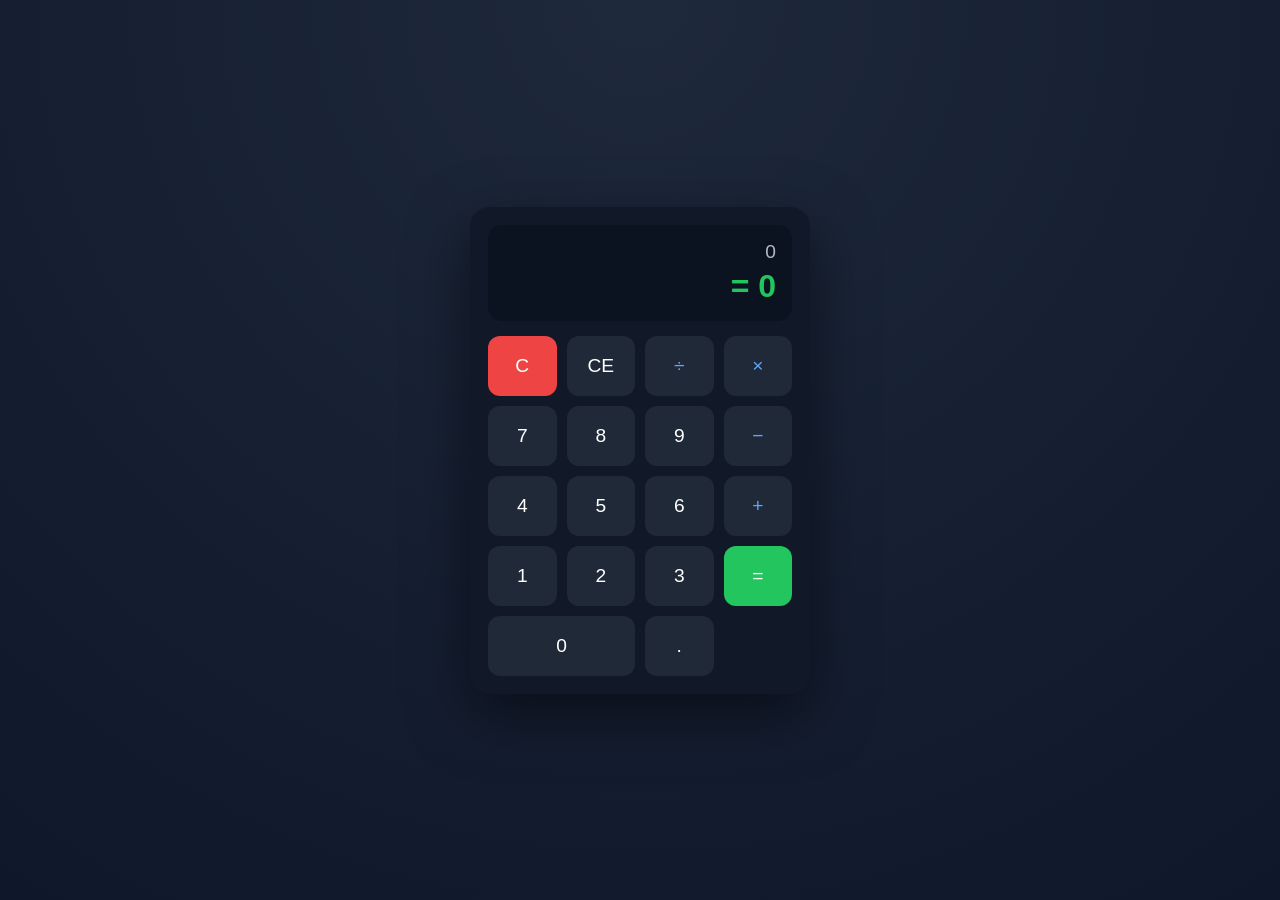
<file: index.html>
<!DOCTYPE html>
<html lang="pt-BR">
<head>
<meta charset="UTF-8">
<meta name="viewport" content="width=device-width, initial-scale=1.0">
<title>Calculadora Moderna</title>

<link rel="stylesheet" href="style.css">
</head>

<body>

<div class="calculadora">

    <div class="display">
        <div class="expr" id="expr">0</div>
        <div class="result" id="result">= 0</div>
    </div>

    <div class="botoes">

        <button class="clear" onclick="limpar()">C</button>
        <button onclick="ce()">CE</button>
        <button class="op" onclick="adicionar('/')">÷</button>
        <button class="op" onclick="adicionar('*')">×</button>

        <button onclick="adicionar('7')">7</button>
        <button onclick="adicionar('8')">8</button>
        <button onclick="adicionar('9')">9</button>
        <button class="op" onclick="adicionar('-')">−</button>

        <button onclick="adicionar('4')">4</button>
        <button onclick="adicionar('5')">5</button>
        <button onclick="adicionar('6')">6</button>
        <button class="op" onclick="adicionar('+')">+</button>

        <button onclick="adicionar('1')">1</button>
        <button onclick="adicionar('2')">2</button>
        <button onclick="adicionar('3')">3</button>
        <button class="equal" onclick="calcular()">=</button>

        <button class="zero" onclick="adicionar('0')">0</button>
        <button onclick="adicionar('.')">.</button>

    </div>

</div>

<script src="script.js"></script>

</body>
                             </html>
</file>
<file: style.css>
*{
  margin:0;
  padding:0;
  box-sizing:border-box;
  font-family:Arial, sans-serif;
}

body{
  height:100vh;
  display:flex;
  justify-content:center;
  align-items:center;
  background: radial-gradient(circle at top, #1e293b, #0f172a);
}

/* CONTAINER */
.calculadora{
  width:340px;
  background:#111827;
  border-radius:20px;
  padding:18px;
  box-shadow:0 20px 60px rgba(0,0,0,0.5);
}

/* DISPLAY */
.display{
  background:#0b1220;
  border-radius:14px;
  padding:16px;
  margin-bottom:15px;
  color:white;
  text-align:right;
  overflow:hidden;
}

.expr{
  font-size:1.2rem;
  opacity:0.7;
  min-height:20px;
}

.result{
  font-size:2rem;
  font-weight:bold;
  margin-top:5px;
  color:#22c55e;
  min-height:30px;
}

/* BOTÕES */
.botoes{
  display:grid;
  grid-template-columns:repeat(4,1fr);
  gap:10px;
}

button{
  height:60px;
  border:none;
  border-radius:12px;
  font-size:1.2rem;
  cursor:pointer;
  transition:0.15s;
  background:#1f2937;
  color:white;
}

button:hover{
  transform:scale(1.05);
  background:#374151;
}

.op{
  color:#60a5fa;
}

.clear{
  background:#ef4444;
}

.equal{
  background:#22c55e;
  grid-row:span 2;
}

.zero{
  grid-column:span 2;
}
</file>
